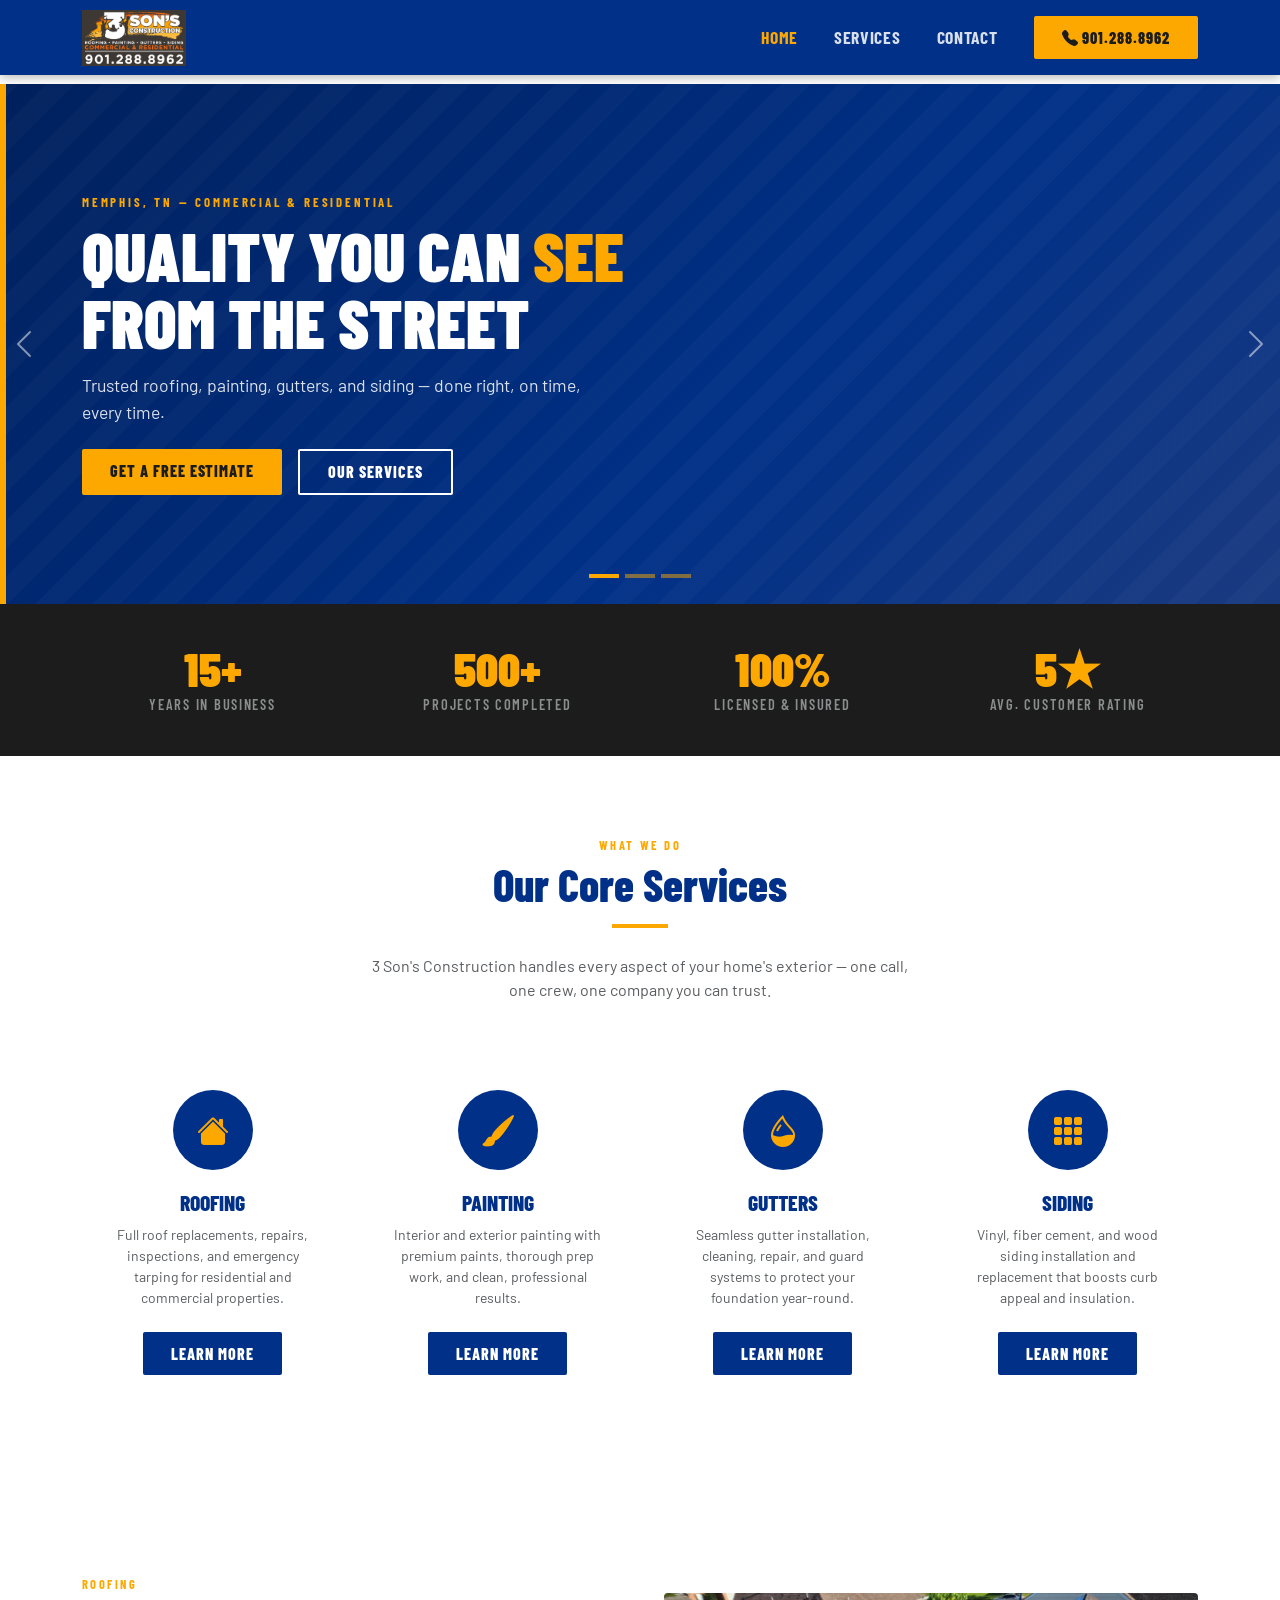
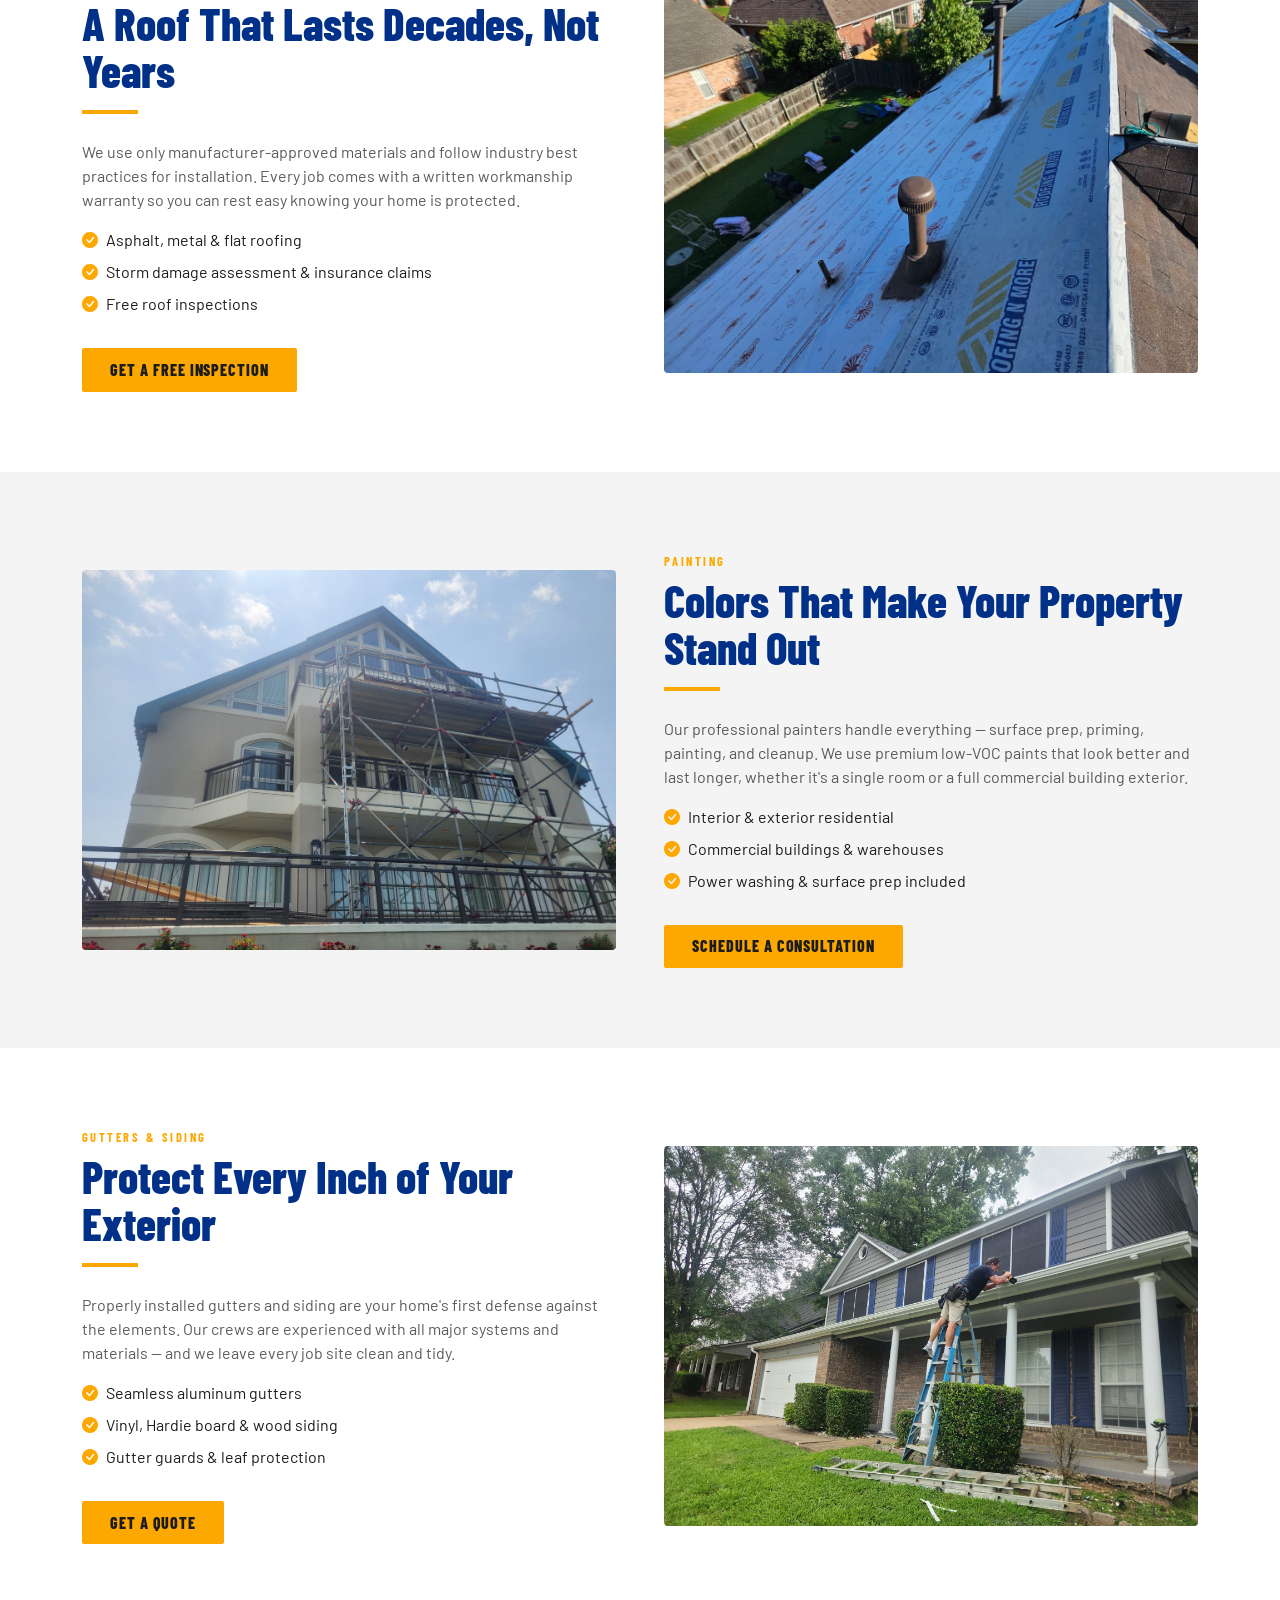
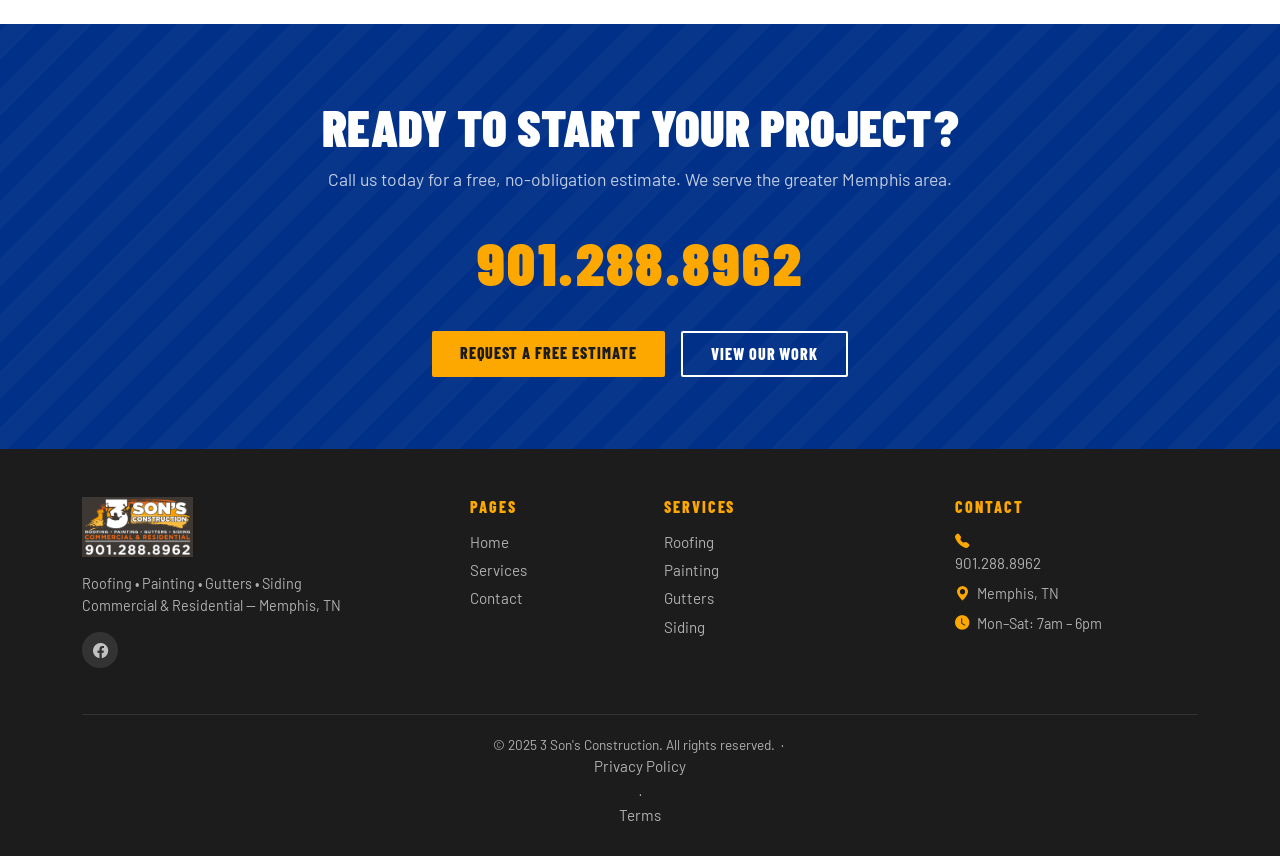
<file: index.html>
<!doctype html>
<html lang="en">
<head>
  <meta charset="utf-8" />
  <meta name="viewport" content="width=device-width, initial-scale=1" />
  <meta name="description" content="3 Son's Construction – Roofing, Painting, Gutters & Siding. Commercial & Residential. Memphis, TN. Call 901.288.8962." />
  <meta name="google-site-verification" content="XU1ksU9vm5Z8TkT2yoa5IhzQc3f5U5_Vub9pTzHlLxc" />
  <meta name="msvalidate.01" content="CFF3809C58C3EEF4CBAEB6ACA1B185CD" />
  <title>3 Son's Construction | Roofing · Painting · Gutters · Siding</title>
  <link href="docs/assets/dist/css/bootstrap.min.css" rel="stylesheet" />
  <link href="docs/assets/3sons-theme.css" rel="stylesheet" />
  <link rel="stylesheet" href="https://cdn.jsdelivr.net/npm/bootstrap-icons@1.11.3/font/bootstrap-icons.min.css" />

  <!-- json-ld -->
<script type="application/ld+json">
{
  "@context": "https://schema.org",
  "@type": "GeneralContractor",
  "name": "3 Son's Construction",
  "url": "https://www.3sonsconstructionco.com",
  "logo": "https://www.3sonsconstructionco.com/docs/assets/images/logo_3Sons.jpg",
  "image": "https://www.3sonsconstructionco.com/docs/assets/images/logo_3Sons.jpg",
  "description": "3 Son's Construction provides roofing, gutters, siding, painting, flooring, interior remodeling, concrete, stucco, water restoration, crawl space repair, Generac installation, and pool installation for residential and commercial properties in Memphis, TN.",
  "telephone": "+19012888962",
  "email": "matthew@3sonsconstructionco.com",
  "address": {
    "@type": "PostalAddress",
    "streetAddress": "12630 Coburn Rd",
    "addressLocality": "Eads",
    "addressRegion": "TN",
    "postalCode": "38028",
    "addressCountry": "US"
  },
  "geo": {
    "@type": "GeoCoordinates",
    "latitude": 35.1495,
    "longitude": -90.0490
  },
  "areaServed": {
    "@type": "GeoCircle",
    "geoMidpoint": {
      "@type": "GeoCoordinates",
      "latitude": 35.1495,
      "longitude": -90.0490
    },
    "geoRadius": "50000"
  },
  "openingHoursSpecification": [
    {
      "@type": "OpeningHoursSpecification",
      "dayOfWeek": ["Monday", "Tuesday", "Wednesday", "Thursday", "Friday"],
      "opens": "08:00",
      "closes": "17:00"
    }
  ],
  "sameAs": [
    "https://www.facebook.com/3sonsconstruction"
  ],
  "hasOfferCatalog": {
    "@type": "OfferCatalog",
    "name": "Construction Services",
    "itemListElement": [
      { "@type": "Offer", "itemOffered": { "@type": "Service", "name": "Roofing & Gutters" } },
      { "@type": "Offer", "itemOffered": { "@type": "Service", "name": "Siding" } },
      { "@type": "Offer", "itemOffered": { "@type": "Service", "name": "Exterior Painting" } },
      { "@type": "Offer", "itemOffered": { "@type": "Service", "name": "Interior Painting" } },
      { "@type": "Offer", "itemOffered": { "@type": "Service", "name": "Stucco" } },
      { "@type": "Offer", "itemOffered": { "@type": "Service", "name": "Concrete" } },
      { "@type": "Offer", "itemOffered": { "@type": "Service", "name": "Interior Remodel" } },
      { "@type": "Offer", "itemOffered": { "@type": "Service", "name": "Flooring" } },
      { "@type": "Offer", "itemOffered": { "@type": "Service", "name": "Custom Cabinets, Closets & Bookshelves" } },
      { "@type": "Offer", "itemOffered": { "@type": "Service", "name": "Water Restoration" } },
      { "@type": "Offer", "itemOffered": { "@type": "Service", "name": "Crawl Space Repair & Encapsulation" } },
      { "@type": "Offer", "itemOffered": { "@type": "Service", "name": "Generac Generator Installation" } },
      { "@type": "Offer", "itemOffered": { "@type": "Service", "name": "Pool Installation" } }
    ]
  }
}
</script>
</head>

<!-- Google tag (gtag.js) -->
<script async src="https://www.googletagmanager.com/gtag/js?id=G-ST19ZSHH6F"></script>
<script>
  window.dataLayer = window.dataLayer || [];
  function gtag(){dataLayer.push(arguments);}
  gtag('js', new Date());

  gtag('config', 'G-ST19ZSHH6F');
</script>

<body>

<nav class="navbar navbar-expand-md navbar-3sons fixed-top">
  <div class="container-xl">
    <a class="navbar-brand" href="index.html" style="color:white;">
      <img src="docs/assets/images/logo_3Sons.jpg" alt="3 Son's Construction" />
       <!-- 3 Son's Construction -->
    </a>
    <button class="navbar-toggler" type="button" data-bs-toggle="collapse" data-bs-target="#mainNav" aria-controls="mainNav" aria-expanded="false" aria-label="Toggle navigation">
      <span class="navbar-toggler-icon"></span>
    </button>
    <div class="collapse navbar-collapse" id="mainNav">
      <ul class="navbar-nav ms-auto mb-2 mb-md-0 align-items-md-center gap-md-1">
        <li class="nav-item"><a class="nav-link active" href="index.html">Home</a></li>
        <li class="nav-item"><a class="nav-link" href="Services.html">Services</a></li>
        <li class="nav-item"><a class="nav-link" href="Contact.html">Contact</a></li>
        <li class="nav-item ms-md-3"><a class="btn btn-brand" href="tel:9012888962"><i class="bi bi-telephone-fill me-1"></i>901.288.8962</a></li>
      </ul>
    </div>
  </div>
</nav>
<div class="nav-accent-bar"></div>
<div style="height:80px;"></div>

<!-- HERO CAROUSEL -->
<div id="heroCarousel" class="carousel slide" data-bs-ride="carousel" data-bs-interval="5500">
  <div class="carousel-indicators">
    <button type="button" data-bs-target="#heroCarousel" data-bs-slide-to="0" class="active" aria-current="true" aria-label="Slide 1"></button>
    <button type="button" data-bs-target="#heroCarousel" data-bs-slide-to="1" aria-label="Slide 2"></button>
    <button type="button" data-bs-target="#heroCarousel" data-bs-slide-to="2" aria-label="Slide 3"></button>
  </div>
  <div class="carousel-inner">
    <div class="carousel-item active">
      <div class="hero-slide hero-slide-1">
        <div class="container">
          <div class="hero-content col-lg-7">
            <span class="hero-eyebrow">Memphis, TN — Commercial &amp; Residential</span>
            <h1 class="hero-title">Quality You Can <span>See</span> From the Street</h1>
            <p class="hero-body">Trusted roofing, painting, gutters, and siding — done right, on time, every time.</p>
            <div class="d-flex flex-wrap gap-3">
              <a href="Contact.html" class="btn btn-brand btn-lg">Get a Free Estimate</a>
              <a href="Services.html" class="btn btn-brand-outline btn-lg">Our Services</a>
            </div>
          </div>
        </div>
      </div>
    </div>
    <div class="carousel-item">
      <div class="hero-slide hero-slide-2">
        <div class="container">
          <div class="hero-content col-lg-7">
            <span class="hero-eyebrow">Roofing Specialists</span>
            <h1 class="hero-title">Protecting <span>Homes &amp;</span> Businesses</h1>
            <p class="hero-body">From minor repairs to complete replacements, our roofing crews deliver lasting results backed by our workmanship guarantee.</p>
            <div class="d-flex flex-wrap gap-3">
              <a href="Contact.html" class="btn btn-brand btn-lg">Request a Quote</a>
              <a href="Services.html" class="btn btn-brand-outline btn-lg">View Projects</a>
            </div>
          </div>
        </div>
      </div>
    </div>
    <div class="carousel-item">
      <div class="hero-slide hero-slide-3">
        <div class="container">
          <div class="hero-content col-lg-7">
            <span class="hero-eyebrow">Interior &amp; Exterior Painting</span>
            <h1 class="hero-title">A Fresh Coat <span>Changes</span> Everything</h1>
            <p class="hero-body">Professional painters, premium materials, flawless finishes. We prep, paint, and clean up — so you don't have to lift a finger.</p>
            <div class="d-flex flex-wrap gap-3">
              <a href="Contact.html" class="btn btn-brand btn-lg">Get a Free Estimate</a>
              <a href="Services.html" class="btn btn-brand-outline btn-lg">Our Work</a>
            </div>
          </div>
        </div>
      </div>
    </div>
  </div>
  <button class="carousel-control-prev" type="button" data-bs-target="#heroCarousel" data-bs-slide="prev"><span class="carousel-control-prev-icon"></span><span class="visually-hidden">Previous</span></button>
  <button class="carousel-control-next" type="button" data-bs-target="#heroCarousel" data-bs-slide="next"><span class="carousel-control-next-icon"></span><span class="visually-hidden">Next</span></button>
</div>

<!-- STATS BAR -->
<div class="stats-bar">
  <div class="container">
    <div class="row g-4 text-center">
      <div class="col-6 col-md-3 stat-item"><span class="stat-number">15+</span><span class="stat-label">Years in Business</span></div>
      <div class="col-6 col-md-3 stat-item"><span class="stat-number">500+</span><span class="stat-label">Projects Completed</span></div>
      <div class="col-6 col-md-3 stat-item"><span class="stat-number">100%</span><span class="stat-label">Licensed &amp; Insured</span></div>
      <div class="col-6 col-md-3 stat-item"><span class="stat-number">5&#9733;</span><span class="stat-label">Avg. Customer Rating</span></div>
    </div>
  </div>
</div>

<!-- SERVICES OVERVIEW -->
<section style="padding:5rem 0;">
  <div class="container">
    <div class="text-center mb-5">
      <span class="section-eyebrow">What We Do</span>
      <h2 class="section-title">Our Core Services</h2>
      <div class="section-divider mx-auto"></div>
      <p class="text-muted mx-auto" style="max-width:560px;">3 Son's Construction handles every aspect of your home's exterior — one call, one crew, one company you can trust.</p>
    </div>
    <div class="row g-4">
      <div class="col-sm-6 col-lg-3">
        <div class="service-icon-block">
          <div class="service-icon"><i class="bi bi-house-fill"></i></div>
          <h3>Roofing</h3>
          <p class="text-muted small">Full roof replacements, repairs, inspections, and emergency tarping for residential and commercial properties.</p>
          <a href="Services.html" class="btn btn-brand-blue btn-sm mt-2">Learn More</a>
        </div>
      </div>
      <div class="col-sm-6 col-lg-3">
        <div class="service-icon-block">
          <div class="service-icon"><i class="bi bi-brush-fill"></i></div>
          <h3>Painting</h3>
          <p class="text-muted small">Interior and exterior painting with premium paints, thorough prep work, and clean, professional results.</p>
          <a href="Services.html" class="btn btn-brand-blue btn-sm mt-2">Learn More</a>
        </div>
      </div>
      <div class="col-sm-6 col-lg-3">
        <div class="service-icon-block">
          <div class="service-icon"><i class="bi bi-droplet-half"></i></div>
          <h3>Gutters</h3>
          <p class="text-muted small">Seamless gutter installation, cleaning, repair, and guard systems to protect your foundation year-round.</p>
          <a href="Services.html" class="btn btn-brand-blue btn-sm mt-2">Learn More</a>
        </div>
      </div>
      <div class="col-sm-6 col-lg-3">
        <div class="service-icon-block">
          <div class="service-icon"><i class="bi bi-grid-3x3-gap-fill"></i></div>
          <h3>Siding</h3>
          <p class="text-muted small">Vinyl, fiber cement, and wood siding installation and replacement that boosts curb appeal and insulation.</p>
          <a href="Services.html" class="btn btn-brand-blue btn-sm mt-2">Learn More</a>
        </div>
      </div>
    </div>
  </div>
</section>

<!-- FEATURETTE 1 -->
<section class="featurette-section">
  <div class="container">
    <div class="row align-items-center g-5">
      <div class="col-md-6">
        <span class="section-eyebrow">Roofing</span>
        <h2 class="section-title">A Roof That Lasts Decades, Not Years</h2>
        <div class="section-divider"></div>
        <p class="text-muted">We use only manufacturer-approved materials and follow industry best practices for installation. Every job comes with a written workmanship warranty so you can rest easy knowing your home is protected.</p>
        <ul class="list-unstyled mt-3">
          <li class="mb-2"><i class="bi bi-check-circle-fill text-brand-orange me-2"></i>Asphalt, metal &amp; flat roofing</li>
          <li class="mb-2"><i class="bi bi-check-circle-fill text-brand-orange me-2"></i>Storm damage assessment &amp; insurance claims</li>
          <li class="mb-2"><i class="bi bi-check-circle-fill text-brand-orange me-2"></i>Free roof inspections</li>
        </ul>
        <a href="Contact.html" class="btn btn-brand mt-3">Get a Free Inspection</a>
      </div>
      <div class="col-md-6">
        <img src="docs/assets/images/3sons_index_roofing.jpg"
             alt="Residential roof replacement in progress — new underlayment installed"
             class="featurette-img" />
             <!-- style="width:100%; height:380px; object-fit:cover; border-radius:4px; display:block;" -->
      </div>
    </div>
  </div>
</section>

<!-- FEATURETTE 2 -->
<section class="featurette-section">
  <div class="container">
    <div class="row align-items-center g-5">
      <div class="col-md-6 order-md-2">
        <span class="section-eyebrow">Painting</span>
        <h2 class="section-title">Colors That Make Your Property Stand Out</h2>
        <div class="section-divider"></div>
        <p class="text-muted">Our professional painters handle everything — surface prep, priming, painting, and cleanup. We use premium low-VOC paints that look better and last longer, whether it's a single room or a full commercial building exterior.</p>
        <ul class="list-unstyled mt-3">
          <li class="mb-2"><i class="bi bi-check-circle-fill text-brand-orange me-2"></i>Interior &amp; exterior residential</li>
          <li class="mb-2"><i class="bi bi-check-circle-fill text-brand-orange me-2"></i>Commercial buildings &amp; warehouses</li>
          <li class="mb-2"><i class="bi bi-check-circle-fill text-brand-orange me-2"></i>Power washing &amp; surface prep included</li>
        </ul>
        <a href="Contact.html" class="btn btn-brand mt-3">Schedule a Consultation</a>
      </div>
      <div class="col-md-6 order-md-1">
        <img src="docs/assets/images/3sons_index_painting.jpg"
             alt="Large residential exterior painting project with scaffolding"
             class="featurette-img" />
             <!-- style="width:100%; height:380px; object-fit:cover; border-radius:4px; display:block;" -->
      </div>
    </div>
  </div>
</section>

<!-- FEATURETTE 3 -->
<section class="featurette-section">
  <div class="container">
    <div class="row align-items-center g-5">
      <div class="col-md-6">
        <span class="section-eyebrow">Gutters &amp; Siding</span>
        <h2 class="section-title">Protect Every Inch of Your Exterior</h2>
        <div class="section-divider"></div>
        <p class="text-muted">Properly installed gutters and siding are your home's first defense against the elements. Our crews are experienced with all major systems and materials — and we leave every job site clean and tidy.</p>
        <ul class="list-unstyled mt-3">
          <li class="mb-2"><i class="bi bi-check-circle-fill text-brand-orange me-2"></i>Seamless aluminum gutters</li>
          <li class="mb-2"><i class="bi bi-check-circle-fill text-brand-orange me-2"></i>Vinyl, Hardie board &amp; wood siding</li>
          <li class="mb-2"><i class="bi bi-check-circle-fill text-brand-orange me-2"></i>Gutter guards &amp; leaf protection</li>
        </ul>
        <a href="Contact.html" class="btn btn-brand mt-3">Get a Quote</a>
      </div>
      <div class="col-md-6">
        <img src="docs/assets/images/3sons_index_guttersSiding.jpg"
             alt="Gutters and siding installation on a residential home"
             class="featurette-img" />
             <!-- style="width:100%; height:380px; object-fit:cover; border-radius:4px; display:block;" -->
      </div>
    </div>
  </div>
</section>

<!-- CTA BAND -->
<section class="cta-band text-center">
  <div class="container position-relative">
    <h2 class="mb-2">Ready to Start Your Project?</h2>
    <p class="text-white opacity-75 mb-4" style="font-size:1.1rem;">Call us today for a free, no-obligation estimate. We serve the greater Memphis area.</p>
    <a href="tel:9012888962" class="phone-number d-block mb-4">901.288.8962</a>
    <div class="d-flex flex-wrap justify-content-center gap-3">
      <a href="Contact.html" class="btn btn-brand btn-lg">Request a Free Estimate</a>
      <a href="Services.html" class="btn btn-brand-outline btn-lg">View Our Work</a>
    </div>
  </div>
</section>

<!-- FOOTER -->
<footer class="site-footer">
  <div class="container">
    <div class="row g-5">
      <div class="col-md-4">
        <div class="footer-logo"><img src="docs/assets/images/logo_3Sons.jpg" alt="3 Son's Construction" /></div>
        <p style="font-size:.9rem;">Roofing &bull; Painting &bull; Gutters &bull; Siding<br>Commercial &amp; Residential &mdash; Memphis, TN</p>
        <div class="mt-3">
          <a href="https://www.facebook.com/profile.php?id=100064043766852" class="social-icon"><i class="bi bi-facebook"></i></a>
        </div>
      </div>
      <div class="col-6 col-md-2">
        <h5>Pages</h5>
        <a href="index.html">Home</a>
        <a href="Services.html">Services</a>
        <a href="Contact.html">Contact</a>
      </div>
      <div class="col-6 col-md-3">
        <h5>Services</h5>
        <a href="Services.html">Roofing</a>
        <a href="Services.html">Painting</a>
        <a href="Services.html">Gutters</a>
        <a href="Services.html">Siding</a>
      </div>
      <div class="col-md-3">
        <h5>Contact</h5>
        <p class="mb-2" style="font-size:.9rem;"><i class="bi bi-telephone-fill text-brand-orange me-2"></i><a href="tel:9012888962">901.288.8962</a></p>
        <p class="mb-2" style="font-size:.9rem;"><i class="bi bi-geo-alt-fill text-brand-orange me-2"></i>Memphis, TN</p>
        <p class="mb-0" style="font-size:.9rem;"><i class="bi bi-clock-fill text-brand-orange me-2"></i>Mon&ndash;Sat: 7am &ndash; 6pm</p>
      </div>
    </div>
    <div class="footer-bottom">
      <p class="mb-0">&copy; 2025 3 Son's Construction. All rights reserved. &nbsp;&middot;&nbsp; <a href="#">Privacy Policy</a> &nbsp;&middot;&nbsp; <a href="#">Terms</a></p>
    </div>
  </div>
</footer>

<script src="docs/assets/dist/js/bootstrap.bundle.min.js"></script>
</body>
</html>
</file>
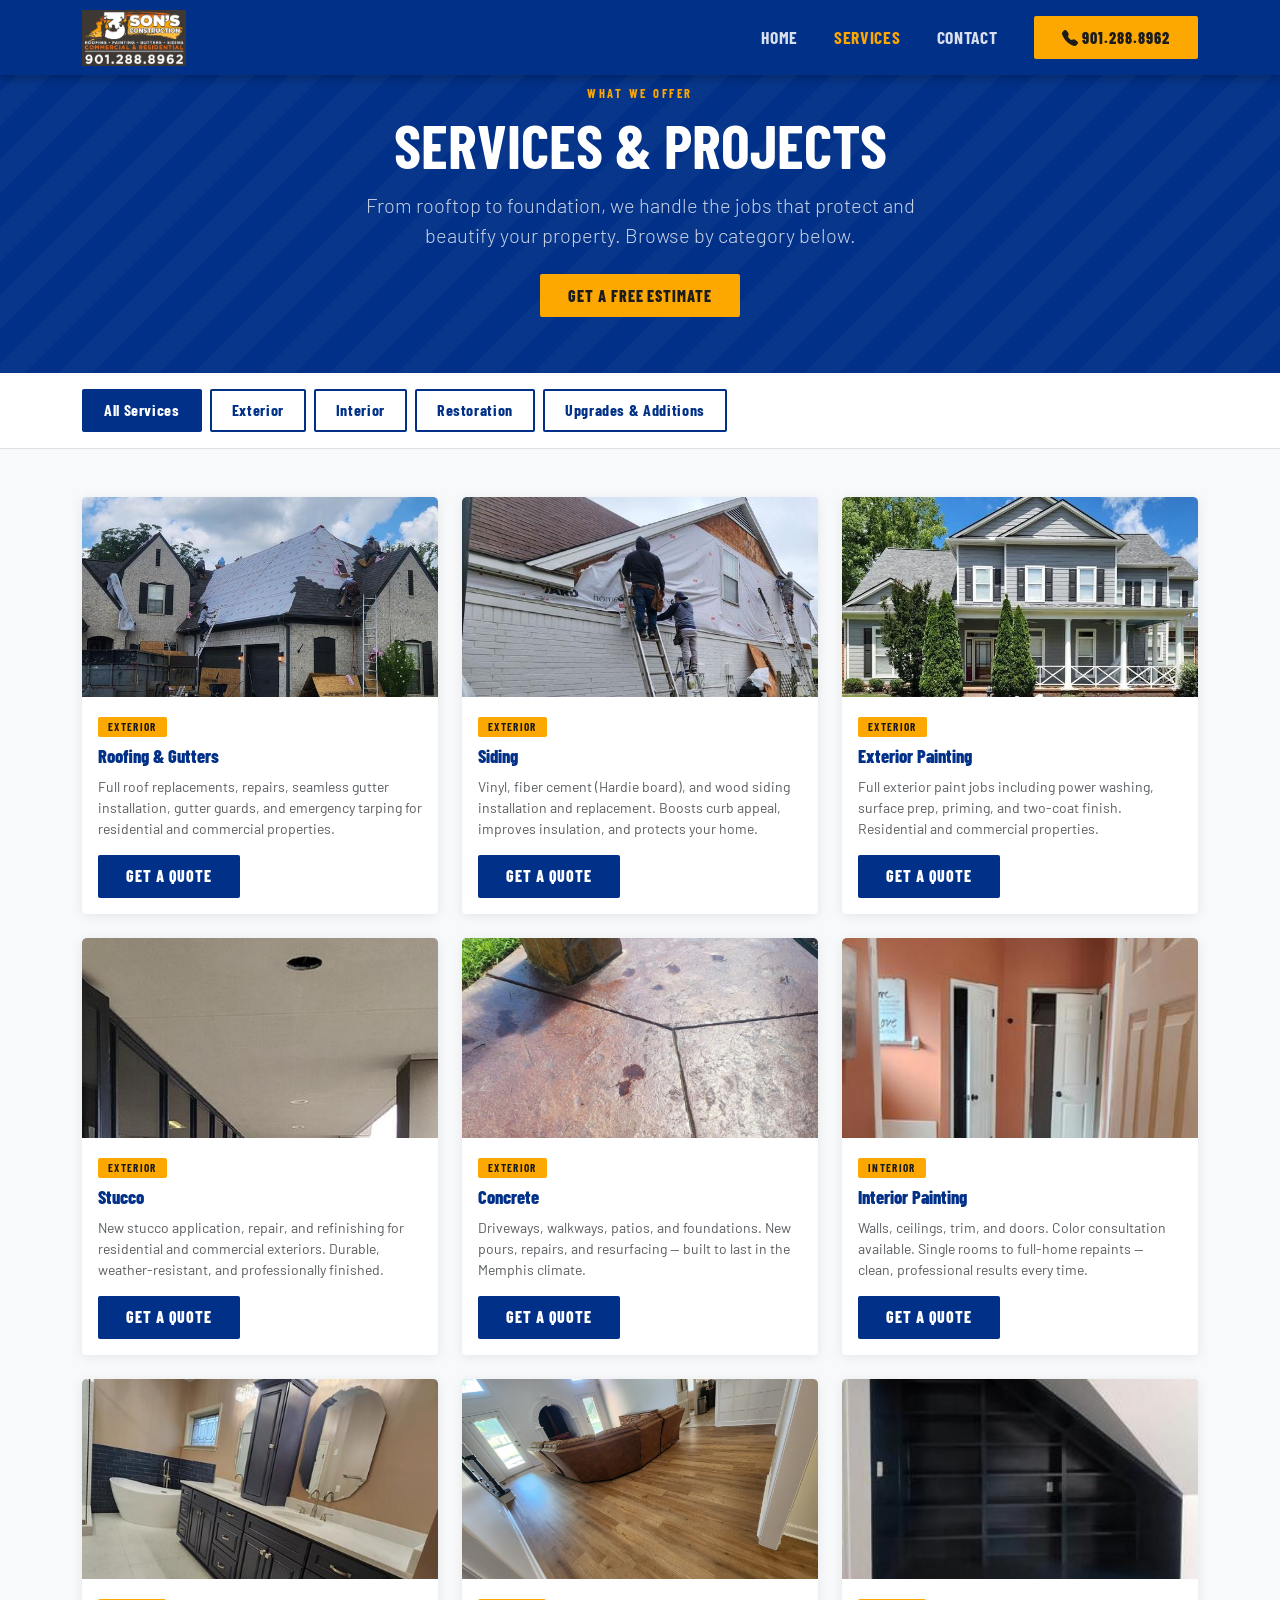
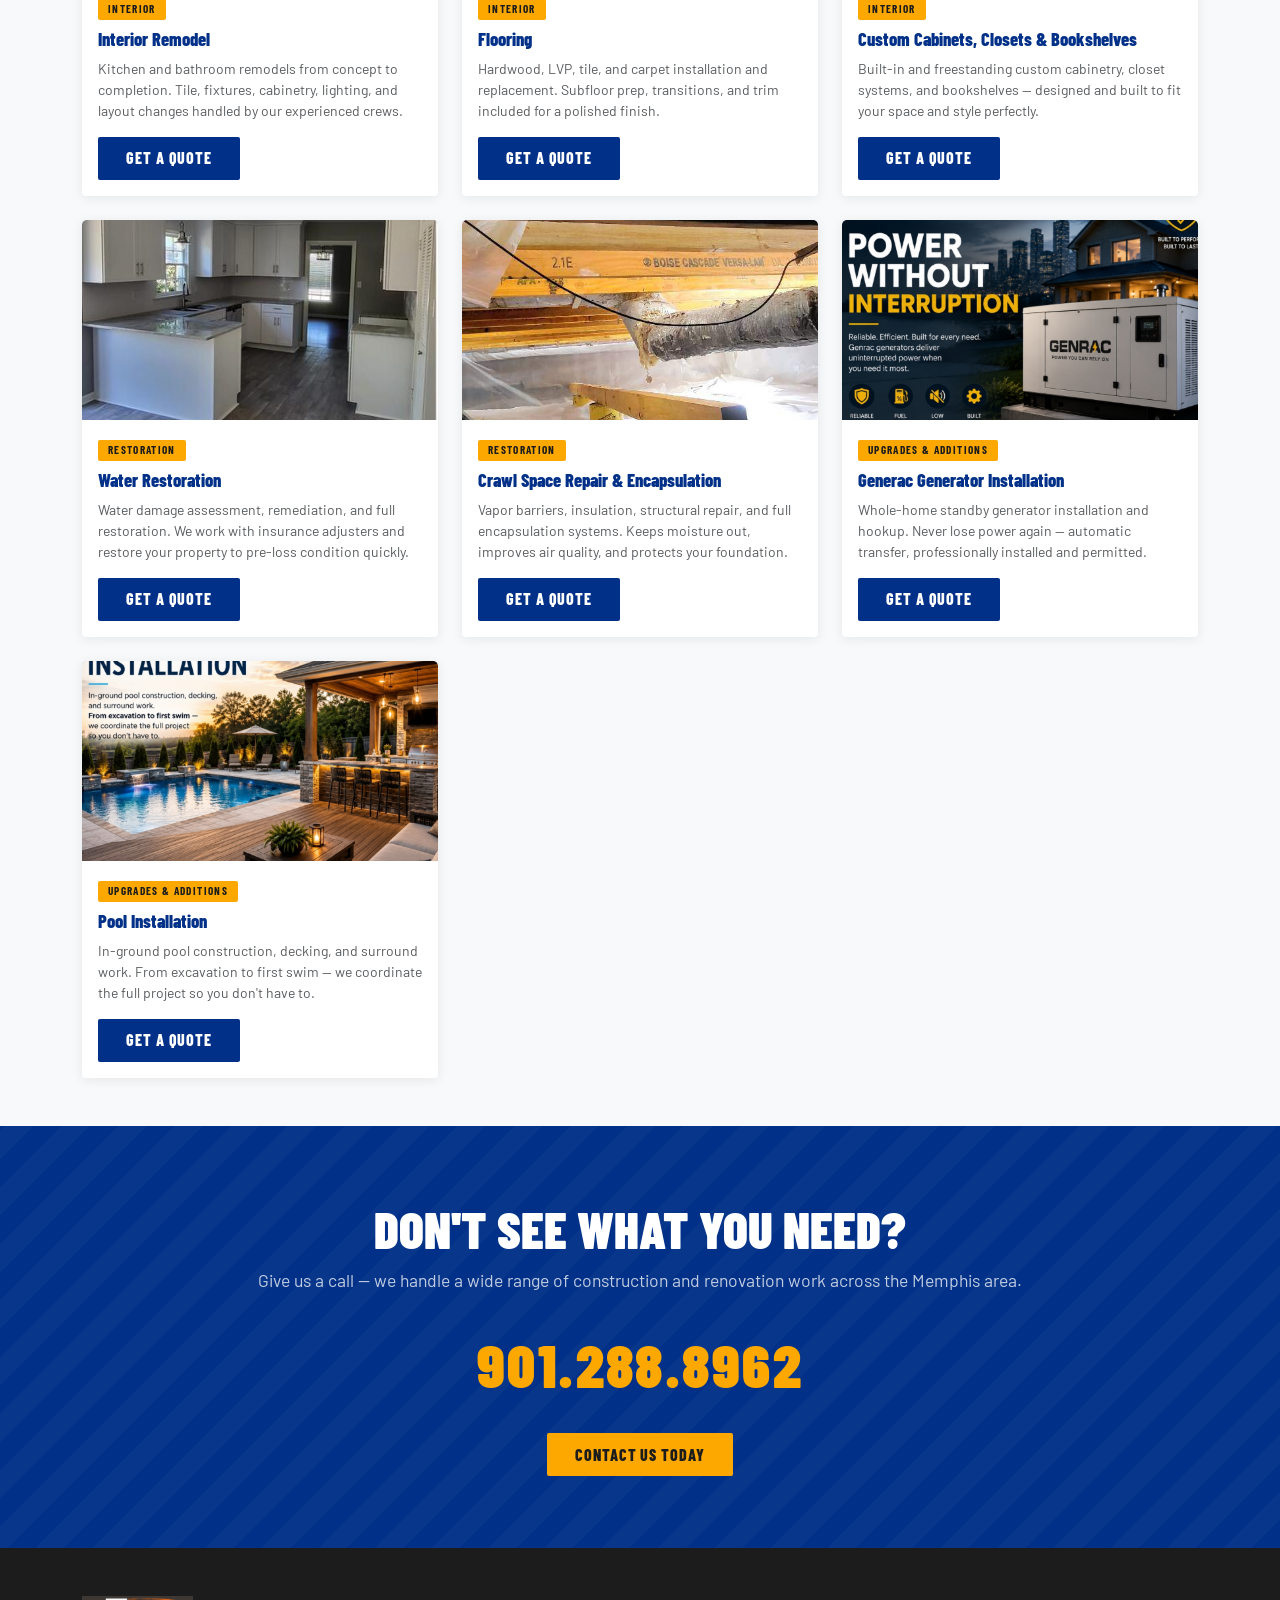
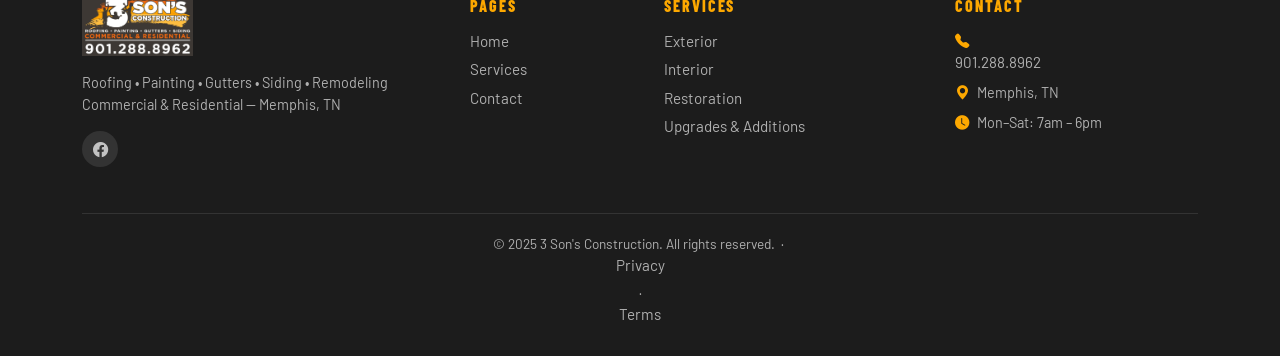
<file: Services.html>
<!doctype html>
<html lang="en">
<head>
  <meta charset="utf-8" />
  <meta name="viewport" content="width=device-width, initial-scale=1" />
  <meta name="description" content="3 Son's Construction Services — Roofing, Painting, Gutters, Siding, Remodeling & more in Memphis, TN." />
  <title>Services &amp; Projects | 3 Son's Construction</title>
  <link href="docs/assets/dist/css/bootstrap.min.css" rel="stylesheet" />
  <link href="docs/assets/3sons-theme.css" rel="stylesheet" />
  <link rel="stylesheet" href="https://cdn.jsdelivr.net/npm/bootstrap-icons@1.11.3/font/bootstrap-icons.min.css" />
  <!-- json-ld -->
<script type="application/ld+json">
{
  "@context": "https://schema.org",
  "@type": "GeneralContractor",
  "name": "3 Son's Construction",
  "url": "https://www.3sonsconstructionco.com",
  "logo": "https://www.3sonsconstructionco.com/docs/assets/images/logo_3Sons.jpg",
  "image": "https://www.3sonsconstructionco.com/docs/assets/images/logo_3Sons.jpg",
  "description": "3 Son's Construction provides roofing, gutters, siding, painting, flooring, interior remodeling, concrete, stucco, water restoration, crawl space repair, Generac installation, and pool installation for residential and commercial properties in Memphis, TN.",
  "telephone": "+19012888962",
  "email": "matthew@3sonsconstructionco.com",
  "address": {
    "@type": "PostalAddress",
    "streetAddress": "12630 Coburn Rd",
    "addressLocality": "Eads",
    "addressRegion": "TN",
    "postalCode": "38028",
    "addressCountry": "US"
  },
  "geo": {
    "@type": "GeoCoordinates",
    "latitude": 35.1495,
    "longitude": -90.0490
  },
  "areaServed": {
    "@type": "GeoCircle",
    "geoMidpoint": {
      "@type": "GeoCoordinates",
      "latitude": 35.1495,
      "longitude": -90.0490
    },
    "geoRadius": "50000"
  },
  "openingHoursSpecification": [
    {
      "@type": "OpeningHoursSpecification",
      "dayOfWeek": ["Monday", "Tuesday", "Wednesday", "Thursday", "Friday"],
      "opens": "08:00",
      "closes": "17:00"
    }
  ],
  "sameAs": [
    "https://www.facebook.com/3sonsconstruction"
  ],
  "hasOfferCatalog": {
    "@type": "OfferCatalog",
    "name": "Construction Services",
    "itemListElement": [
      { "@type": "Offer", "itemOffered": { "@type": "Service", "name": "Roofing & Gutters" } },
      { "@type": "Offer", "itemOffered": { "@type": "Service", "name": "Siding" } },
      { "@type": "Offer", "itemOffered": { "@type": "Service", "name": "Exterior Painting" } },
      { "@type": "Offer", "itemOffered": { "@type": "Service", "name": "Interior Painting" } },
      { "@type": "Offer", "itemOffered": { "@type": "Service", "name": "Stucco" } },
      { "@type": "Offer", "itemOffered": { "@type": "Service", "name": "Concrete" } },
      { "@type": "Offer", "itemOffered": { "@type": "Service", "name": "Interior Remodel" } },
      { "@type": "Offer", "itemOffered": { "@type": "Service", "name": "Flooring" } },
      { "@type": "Offer", "itemOffered": { "@type": "Service", "name": "Custom Cabinets, Closets & Bookshelves" } },
      { "@type": "Offer", "itemOffered": { "@type": "Service", "name": "Water Restoration" } },
      { "@type": "Offer", "itemOffered": { "@type": "Service", "name": "Crawl Space Repair & Encapsulation" } },
      { "@type": "Offer", "itemOffered": { "@type": "Service", "name": "Generac Generator Installation" } },
      { "@type": "Offer", "itemOffered": { "@type": "Service", "name": "Pool Installation" } }
    ]
  }
}
</script>
</head>

<!-- Google tag (gtag.js) -->
<script async src="https://www.googletagmanager.com/gtag/js?id=G-ST19ZSHH6F"></script>
<script>
  window.dataLayer = window.dataLayer || [];
  function gtag(){dataLayer.push(arguments);}
  gtag('js', new Date());

  gtag('config', 'G-ST19ZSHH6F');
</script>

<body>

<nav class="navbar navbar-expand-md navbar-3sons fixed-top">
  <div class="container-xl">
    <a class="navbar-brand" href="index.html">
      <img src="docs/assets/images/logo_3Sons.jpg" alt="3 Son's Construction" />
    </a>
    <button class="navbar-toggler" type="button" data-bs-toggle="collapse" data-bs-target="#mainNav" aria-controls="mainNav" aria-expanded="false" aria-label="Toggle navigation">
      <span class="navbar-toggler-icon"></span>
    </button>
    <div class="collapse navbar-collapse" id="mainNav">
      <ul class="navbar-nav ms-auto mb-2 mb-md-0 align-items-md-center gap-md-1">
        <li class="nav-item"><a class="nav-link" href="index.html">Home</a></li>
        <li class="nav-item"><a class="nav-link active" href="Services.html">Services</a></li>
        <li class="nav-item"><a class="nav-link" href="Contact.html">Contact</a></li>
        <li class="nav-item ms-md-3"><a class="btn btn-brand" href="tel:9012888962"><i class="bi bi-telephone-fill me-1"></i>901.288.8962</a></li>
      </ul>
    </div>
  </div>
</nav>
<div class="nav-accent-bar"></div>

<!-- SERVICES HERO -->
<header class="services-hero page-top-spacer">
  <div class="container position-relative text-center text-white">
    <span class="section-eyebrow" style="color:var(--brand-orange);">What We Offer</span>
    <h1>Services &amp; Projects</h1>
    <p class="lead mx-auto" style="max-width:600px;">From rooftop to foundation, we handle the jobs that protect and beautify your property. Browse by category below.</p>
    <div class="d-flex flex-wrap justify-content-center gap-3 mt-4">
      <a href="Contact.html" class="btn btn-brand btn-lg">Get a Free Estimate</a>
    </div>
  </div>
</header>

<!-- FILTER TABS -->
<div class="bg-white border-bottom sticky-top" style="top:84px;z-index:100;">
  <div class="container">
    <ul class="nav py-3 gap-2 flex-nowrap overflow-auto" id="serviceTabs">
      <li class="nav-item">
        <button class="svc-btn svc-btn--active" data-filter="all">All Services</button>
      </li>
      <li class="nav-item">
        <button class="svc-btn" data-filter="exterior">Exterior</button>
      </li>
      <li class="nav-item">
        <button class="svc-btn" data-filter="interior">Interior</button>
      </li>
      <li class="nav-item">
        <button class="svc-btn" data-filter="restoration">Restoration</button>
      </li>
      <li class="nav-item">
        <button class="svc-btn" data-filter="upgrades">Upgrades &amp; Additions</button>
      </li>
    </ul>
  </div>
</div>

<!-- SERVICE CARDS -->
<div class="album py-5 bg-body-tertiary">
  <div class="container">
    <div class="row row-cols-1 row-cols-sm-2 row-cols-md-3 g-4" id="serviceGrid">

      <!-- EXTERIOR -->
      <div class="col" data-category="exterior">
        <div class="card project-card h-100">
          <div class="card-img-placeholder">
            <img src="docs/assets/images/3sons_svcs_roofGutters.jpg" alt="Roofing & Gutters" class="card-img-top" />
            <!-- <i class="bi bi-house-fill" style="font-size:3rem;color:var(--brand-blue);opacity:.25;"></i> -->
          </div>
          <div class="card-body">
            <span class="card-badge">Exterior</span>
            <h5 class="card-title">Roofing &amp; Gutters</h5>
            <p class="card-text text-muted small">Full roof replacements, repairs, seamless gutter installation, gutter guards, and emergency tarping for residential and commercial properties.</p>
            <a href="Contact.html" class="btn btn-brand-blue btn-sm">Get a Quote</a>
          </div>
        </div>
      </div>

      <div class="col" data-category="exterior">
        <div class="card project-card h-100">
          <div class="card-img-placeholder">
            <!-- <i class="bi bi-grid-3x3-gap-fill" style="font-size:3rem;color:var(--brand-blue);opacity:.25;"></i> -->
            <img src="docs/assets/images/3sons_svcs_siding.jpg" alt="Siding" class="card-img-top" />
          </div>
          <div class="card-body">
            <span class="card-badge">Exterior</span>
            <h5 class="card-title">Siding</h5>
            <p class="card-text text-muted small">Vinyl, fiber cement (Hardie board), and wood siding installation and replacement. Boosts curb appeal, improves insulation, and protects your home.</p>
            <a href="Contact.html" class="btn btn-brand-blue btn-sm">Get a Quote</a>
          </div>
        </div>
      </div>

      <div class="col" data-category="exterior">
        <div class="card project-card h-100">
          <div class="card-img-placeholder">
            <!-- <i class="bi bi-brush-fill" style="font-size:3rem;color:var(--brand-blue);opacity:.25;"></i> -->
             <img src="docs/assets/images/3sons_svcs_extPaint.jpg" alt="Exterior Painting" class="card-img-top" />
          </div>
          <div class="card-body">
            <span class="card-badge">Exterior</span>
            <h5 class="card-title">Exterior Painting</h5>
            <p class="card-text text-muted small">Full exterior paint jobs including power washing, surface prep, priming, and two-coat finish. Residential and commercial properties.</p>
            <a href="Contact.html" class="btn btn-brand-blue btn-sm">Get a Quote</a>
          </div>
        </div>
      </div>

      <div class="col" data-category="exterior">
        <div class="card project-card h-100">
          <div class="card-img-placeholder">
            <!-- <i class="bi bi-bricks" style="font-size:3rem;color:var(--brand-blue);opacity:.25;"></i> -->
            <img src="docs/assets/images/3sons_svcs_stucco.jpg" alt="Stucco" class="card-img-top" />
          </div>
          <div class="card-body">
            <span class="card-badge">Exterior</span>
            <h5 class="card-title">Stucco</h5>
            <p class="card-text text-muted small">New stucco application, repair, and refinishing for residential and commercial exteriors. Durable, weather-resistant, and professionally finished.</p>
            <a href="Contact.html" class="btn btn-brand-blue btn-sm">Get a Quote</a>
          </div>
        </div>
      </div>

      <div class="col" data-category="exterior">
        <div class="card project-card h-100">
          <div class="card-img-placeholder">
            <!-- <i class="bi bi-back" style="font-size:3rem;color:var(--brand-blue);opacity:.25;"></i> -->
            <img src="docs/assets/images/3sons_svcs_concrete.jpg" alt="Concrete" class="card-img-top" />
          </div>
          <div class="card-body">
            <span class="card-badge">Exterior</span>
            <h5 class="card-title">Concrete</h5>
            <p class="card-text text-muted small">Driveways, walkways, patios, and foundations. New pours, repairs, and resurfacing — built to last in the Memphis climate.</p>
            <a href="Contact.html" class="btn btn-brand-blue btn-sm">Get a Quote</a>
          </div>
        </div>
      </div>

      <!-- INTERIOR -->
      <div class="col" data-category="interior">
        <div class="card project-card h-100">
          <div class="card-img-placeholder">
            <!-- <i class="bi bi-door-open-fill" style="font-size:3rem;color:var(--brand-blue);opacity:.25;"></i> -->
            <img src="docs/assets/images/3sons_svcs_intPainting.jpg" alt="Interior Painting" class="card-img-top" />
          </div>
          <div class="card-body">
            <span class="card-badge">Interior</span>
            <h5 class="card-title">Interior Painting</h5>
            <p class="card-text text-muted small">Walls, ceilings, trim, and doors. Color consultation available. Single rooms to full-home repaints — clean, professional results every time.</p>
            <a href="Contact.html" class="btn btn-brand-blue btn-sm">Get a Quote</a>
          </div>
        </div>
      </div>

      <div class="col" data-category="interior">
        <div class="card project-card h-100">
          <div class="card-img-placeholder">
            <!-- <i class="bi bi-house-heart-fill" style="font-size:3rem;color:var(--brand-blue);opacity:.25;"></i> -->
            <img src="docs/assets/images/3sons_svcs_intRemodel.jpg" alt="Interior Remodel" class="card-img-top" />
          </div>
          <div class="card-body">
            <span class="card-badge">Interior</span>
            <h5 class="card-title">Interior Remodel</h5>
            <p class="card-text text-muted small">Kitchen and bathroom remodels from concept to completion. Tile, fixtures, cabinetry, lighting, and layout changes handled by our experienced crews.</p>
            <a href="Contact.html" class="btn btn-brand-blue btn-sm">Get a Quote</a>
          </div>
        </div>
      </div>

      <div class="col" data-category="interior">
        <div class="card project-card h-100">
          <div class="card-img-placeholder">
            <!-- <i class="bi bi-layout-three-columns" style="font-size:3rem;color:var(--brand-blue);opacity:.25;"></i> -->
            <img src="docs/assets/images/3sons_svcs_flooring.jpg" alt="Flooring" class="card-img-top" />
          </div>
          <div class="card-body">
            <span class="card-badge">Interior</span>
            <h5 class="card-title">Flooring</h5>
            <p class="card-text text-muted small">Hardwood, LVP, tile, and carpet installation and replacement. Subfloor prep, transitions, and trim included for a polished finish.</p>
            <a href="Contact.html" class="btn btn-brand-blue btn-sm">Get a Quote</a>
          </div>
        </div>
      </div>

      <div class="col" data-category="interior">
        <div class="card project-card h-100">
          <div class="card-img-placeholder">
            <!-- <i class="bi bi-box-seam-fill" style="font-size:3rem;color:var(--brand-blue);opacity:.25;"></i> -->
            <img src="docs/assets/images/3sons_svcs_cabinetsShelving.jpg" alt="Custom Cabinets, Closets &amp; Bookshelves" class="card-img-top" />
          </div>
          <div class="card-body">
            <span class="card-badge">Interior</span>
            <h5 class="card-title">Custom Cabinets, Closets &amp; Bookshelves</h5>
            <p class="card-text text-muted small">Built-in and freestanding custom cabinetry, closet systems, and bookshelves — designed and built to fit your space and style perfectly.</p>
            <a href="Contact.html" class="btn btn-brand-blue btn-sm">Get a Quote</a>
          </div>
        </div>
      </div>

      <!-- RESTORATION -->
      <div class="col" data-category="restoration">
        <div class="card project-card h-100">
          <div class="card-img-placeholder">
            <!-- <i class="bi bi-droplet-fill" style="font-size:3rem;color:var(--brand-blue);opacity:.25;"></i> -->
            <img src="docs/assets/images/3sons_svcs_waterrestore.jpg" alt="Water Restoration" class="card-img-top" />
          </div>
          <div class="card-body">
            <span class="card-badge">Restoration</span>
            <h5 class="card-title">Water Restoration</h5>
            <p class="card-text text-muted small">Water damage assessment, remediation, and full restoration. We work with insurance adjusters and restore your property to pre-loss condition quickly.</p>
            <a href="Contact.html" class="btn btn-brand-blue btn-sm">Get a Quote</a>
          </div>
        </div>
      </div>

      <div class="col" data-category="restoration">
        <div class="card project-card h-100">
          <div class="card-img-placeholder">
            <!-- <i class="bi bi-moisture" style="font-size:3rem;color:var(--brand-blue);opacity:.25;"></i> -->
            <img src="docs/assets/images/3sons_svcs_crawlspace.jpg" alt="Crawl Space Repair &amp; Encapsulation" class="card-img-top" />
          </div>
          <div class="card-body">
            <span class="card-badge">Restoration</span>
            <h5 class="card-title">Crawl Space Repair &amp; Encapsulation</h5>
            <p class="card-text text-muted small">Vapor barriers, insulation, structural repair, and full encapsulation systems. Keeps moisture out, improves air quality, and protects your foundation.</p>
            <a href="Contact.html" class="btn btn-brand-blue btn-sm">Get a Quote</a>
          </div>
        </div>
      </div>

      <!-- UPGRADES & ADDITIONS -->
      <div class="col" data-category="upgrades">
        <div class="card project-card h-100">
          <div class="card-img-placeholder">
            <!-- <i class="bi bi-lightning-charge-fill" style="font-size:3rem;color:var(--brand-blue);opacity:.25;"></i> -->
            <img src="docs/assets/images/3sons_svcs_generac.jpg" alt="Generac Generator Installation" class="card-img-top" />
          </div>
          <div class="card-body">
            <span class="card-badge">Upgrades &amp; Additions</span>
            <h5 class="card-title">Generac Generator Installation</h5>
            <p class="card-text text-muted small">Whole-home standby generator installation and hookup. Never lose power again — automatic transfer, professionally installed and permitted.</p>
            <a href="Contact.html" class="btn btn-brand-blue btn-sm">Get a Quote</a>
          </div>
        </div>
      </div>

      <div class="col" data-category="upgrades">
        <div class="card project-card h-100">
          <div class="card-img-placeholder">
            <!-- <i class="bi bi-water" style="font-size:3rem;color:var(--brand-blue);opacity:.25;"></i> -->
            <img src="docs/assets/images/3sons_svcs_pools.jpg" alt="Pool Installation" class="card-img-top" />
          </div>
          <div class="card-body">
            <span class="card-badge">Upgrades &amp; Additions</span>
            <h5 class="card-title">Pool Installation</h5>
            <p class="card-text text-muted small">In-ground pool construction, decking, and surround work. From excavation to first swim — we coordinate the full project so you don't have to.</p>
            <a href="Contact.html" class="btn btn-brand-blue btn-sm">Get a Quote</a>
          </div>
        </div>
      </div>

    </div><!-- /.row -->
  </div>
</div>

<!-- CTA BAND -->
<section class="cta-band text-center">
  <div class="container position-relative">
    <h2 class="mb-2">Don't See What You Need?</h2>
    <p class="text-white opacity-75 mb-4" style="font-size:1.1rem;">Give us a call — we handle a wide range of construction and renovation work across the Memphis area.</p>
    <a href="tel:9012888962" class="phone-number d-block mb-4">901.288.8962</a>
    <a href="Contact.html" class="btn btn-brand btn-lg">Contact Us Today</a>
  </div>
</section>

<!-- FOOTER -->
<footer class="site-footer">
  <div class="container">
    <div class="row g-5">
      <div class="col-md-4">
        <div class="footer-logo"><img src="docs/assets/images/logo_3Sons.jpg" alt="3 Son's Construction" /></div>
        <p style="font-size:.9rem;">Roofing &bull; Painting &bull; Gutters &bull; Siding &bull; Remodeling<br>Commercial &amp; Residential &mdash; Memphis, TN</p>
        <div class="mt-3">
          <a href="https://www.facebook.com/profile.php?id=100064043766852" class="social-icon"><i class="bi bi-facebook"></i></a>
        </div>
      </div>
      <div class="col-6 col-md-2">
        <h5>Pages</h5>
        <a href="index.html">Home</a>
        <a href="Services.html">Services</a>
        <a href="Contact.html">Contact</a>
      </div>
      <div class="col-6 col-md-3">
        <h5>Services</h5>
        <a href="Services.html">Exterior</a>
        <a href="Services.html">Interior</a>
        <a href="Services.html">Restoration</a>
        <a href="Services.html">Upgrades &amp; Additions</a>
      </div>
      <div class="col-md-3">
        <h5>Contact</h5>
        <p class="mb-2" style="font-size:.9rem;"><i class="bi bi-telephone-fill text-brand-orange me-2"></i><a href="tel:9012888962">901.288.8962</a></p>
        <p class="mb-2" style="font-size:.9rem;"><i class="bi bi-geo-alt-fill text-brand-orange me-2"></i>Memphis, TN</p>
        <p class="mb-0" style="font-size:.9rem;"><i class="bi bi-clock-fill text-brand-orange me-2"></i>Mon&ndash;Sat: 7am &ndash; 6pm</p>
      </div>
    </div>
    <div class="footer-bottom">
      <p class="mb-0">&copy; 2025 3 Son's Construction. All rights reserved. &nbsp;&middot;&nbsp; <a href="#">Privacy</a> &nbsp;&middot;&nbsp; <a href="#">Terms</a></p>
    </div>
  </div>
</footer>

<script src="docs/assets/dist/js/bootstrap.bundle.min.js"></script>
<script>
  const buttons = document.querySelectorAll('#serviceTabs .svc-btn');
  const cards   = document.querySelectorAll('#serviceGrid .col[data-category]');

  buttons.forEach(btn => {
    btn.addEventListener('click', () => {

      // Update active state
      buttons.forEach(b => b.classList.remove('svc-btn--active'));
      btn.classList.add('svc-btn--active');

      // Filter cards
      const filter = btn.dataset.filter;
      cards.forEach(card => {
        card.style.display =
          (filter === 'all' || card.dataset.category === filter)
            ? 'block'
            : 'none';
      });
    });
  });
</script>
</body>
</html>
</file>
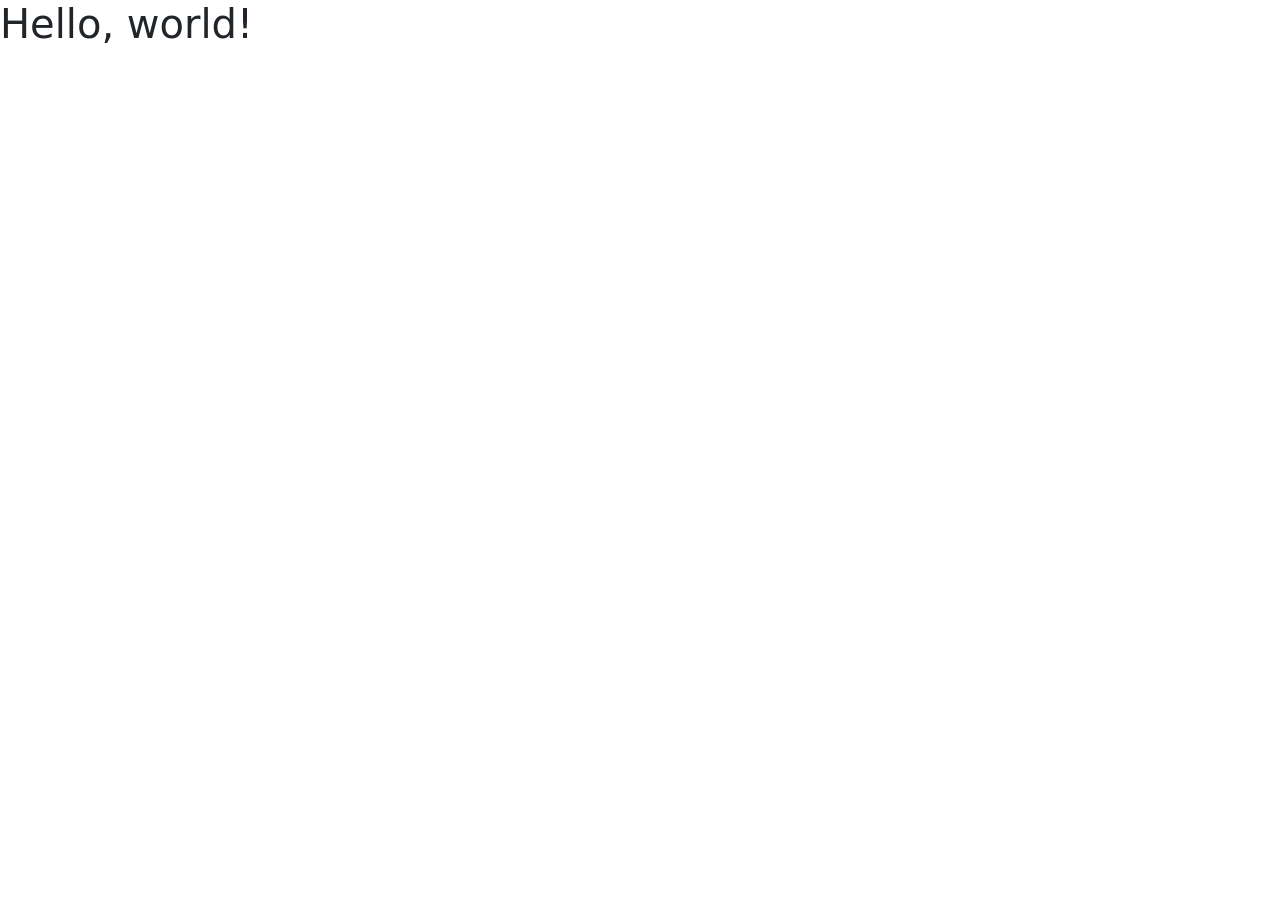
<file: ServicesCalculate.html>
<!doctype html>
<html lang="en">
  <head>
    <meta charset="utf-8">
    <link href="https://cdn.jsdelivr.net/npm/bootstrap@5.3.8/dist/css/bootstrap.min.css" rel="stylesheet" integrity="sha384-sRIl4kxILFvY47J16cr9ZwB07vP4J8+LH7qKQnuqkuIAvNWLzeN8tE5YBujZqJLB" crossorigin="anonymous">
    <meta name="viewport" content="width=device-width, initial-scale=1">
    <title>3 Son's Construction</title>
  </head>
  <body>
    <h1>Hello, world!</h1>
     <script src="https://cdn.jsdelivr.net/npm/bootstrap@5.3.8/dist/js/bootstrap.bundle.min.js" integrity="sha384-FKyoEForCGlyvwx9Hj09JcYn3nv7wiPVlz7YYwJrWVcXK/BmnVDxM+D2scQbITxI" crossorigin="anonymous"></script>
  </body>
</html>
</file>
<file: docs/assets/3sons-theme.css>
/* ============================================================
   3 Son's Construction — Brand Theme
   Colors: Blue #003087 | Grey #898D8D | Orange #fda800
   ============================================================ */

@import url('https://fonts.googleapis.com/css2?family=Barlow+Condensed:wght@400;600;700;800;900&family=Barlow:wght@400;500;600&display=swap');

:root {
  --brand-blue:   #003087;
  --brand-blue-dk:#00205c;
  --brand-grey:   #898D8D;
  --brand-orange: #fda800;
  --brand-orange-dk: #e09500;
  --brand-dark:   #1c1c1c;
  --brand-light:  #f4f4f4;
  --font-display: 'Barlow Condensed', sans-serif;
  --font-body:    'Barlow', sans-serif;

  /* Override Bootstrap primary */
  --bs-primary:          #003087;
  --bs-primary-rgb:      0, 48, 135;
  --bs-link-color:       #003087;
  --bs-link-hover-color: #00205c;
}

/* ── Base ─────────────────────────────────────────── */
body {
  font-family: var(--font-body);
  color: var(--brand-dark);
}

h1, h2, h3, h4, h5, h6 {
  font-family: var(--font-display);
  font-weight: 700;
}

/* ── Navbar ───────────────────────────────────────── */
.navbar-3sons {
  background-color: var(--brand-blue) !important;
  padding-top: .6rem;
  padding-bottom: .6rem;
  box-shadow: 0 2px 10px rgba(0,0,0,.3);
}

.navbar-3sons .navbar-brand {
  padding: 0;
}

.navbar-3sons .navbar-brand img {
  height: 56px;
  width: auto;
}

.navbar-3sons .nav-link {
  font-family: var(--font-display);
  font-weight: 700;
  font-size: 1.1rem;
  letter-spacing: .04em;
  color: rgba(255,255,255,.85) !important;
  text-transform: uppercase;
  padding: .4rem 1rem !important;
  transition: color .2s;
}

.navbar-3sons .nav-link:hover,
.navbar-3sons .nav-link.active {
  color: var(--brand-orange) !important;
}

.navbar-3sons .navbar-toggler {
  border-color: rgba(255,255,255,.4);
}

.navbar-3sons .navbar-toggler-icon {
  filter: brightness(10);
}

/* ── Orange accent bar under nav ─────────────────── */
.nav-accent-bar {
  height: 4px;
  background: var(--brand-orange);
}

/* ── Buttons ──────────────────────────────────────── */
.btn-brand {
  background-color: var(--brand-orange);
  color: var(--brand-dark) !important;
  font-family: var(--font-display);
  font-weight: 800;
  font-size: 1rem;
  letter-spacing: .06em;
  text-transform: uppercase;
  border: none;
  border-radius: 2px;
  padding: .6rem 1.75rem;
  transition: background .2s, transform .15s, box-shadow .15s;
}
.btn-brand:hover {
  background-color: var(--brand-orange-dk);
  transform: translateY(-2px);
  box-shadow: 0 4px 14px rgba(253,168,0,.4);
}

.btn-brand-outline {
  background: transparent;
  color: #fff !important;
  font-family: var(--font-display);
  font-weight: 800;
  font-size: 1rem;
  letter-spacing: .06em;
  text-transform: uppercase;
  border: 2px solid #fff;
  border-radius: 2px;
  padding: .55rem 1.75rem;
  transition: background .2s, color .2s;
}
.btn-brand-outline:hover {
  background: #fff;
  color: var(--brand-blue) !important;
}

.btn-brand-blue {
  background-color: var(--brand-blue);
  color: #fff !important;
  font-family: var(--font-display);
  font-weight: 800;
  font-size: 1rem;
  letter-spacing: .06em;
  text-transform: uppercase;
  border: none;
  border-radius: 2px;
  padding: .6rem 1.75rem;
  transition: background .2s, transform .15s;
}
.btn-brand-blue:hover {
  background-color: var(--brand-blue-dk);
  transform: translateY(-2px);
}

/* Bootstrap overrides for primary */
.btn-primary {
  --bs-btn-bg: var(--brand-blue);
  --bs-btn-border-color: var(--brand-blue);
  --bs-btn-hover-bg: var(--brand-blue-dk);
  --bs-btn-hover-border-color: var(--brand-blue-dk);
  --bs-btn-active-bg: var(--brand-blue-dk);
  font-family: var(--font-display);
  font-weight: 700;
  letter-spacing: .04em;
}
.btn-outline-primary {
  --bs-btn-color: var(--brand-blue);
  --bs-btn-border-color: var(--brand-blue);
  --bs-btn-hover-bg: var(--brand-blue);
  --bs-btn-hover-border-color: var(--brand-blue);
  font-family: var(--font-display);
  font-weight: 700;
}

/* ── Hero Carousel ────────────────────────────────── */
.hero-carousel {
  margin-top: 0;
}

.hero-slide {
  position: relative;
  height: 520px;
  display: flex;
  align-items: center;
  overflow: hidden;
}

.hero-slide-1 { background: linear-gradient(135deg, var(--brand-blue-dk) 0%, var(--brand-blue) 60%, #1a3a80 100%); }
.hero-slide-2 { background: linear-gradient(135deg, #1c1c1c 0%, #333 60%, #1c1c1c 100%); }
.hero-slide-3 { background: linear-gradient(135deg, var(--brand-blue) 0%, var(--brand-blue-dk) 50%, #001540 100%); }

/* Diagonal texture overlay */
.hero-slide::before {
  content: '';
  position: absolute;
  inset: 0;
  background-image: repeating-linear-gradient(
    -45deg,
    transparent,
    transparent 20px,
    rgba(255,255,255,.025) 20px,
    rgba(255,255,255,.025) 40px
  );
  pointer-events: none;
}

/* Orange left accent stripe */
.hero-slide::after {
  content: '';
  position: absolute;
  left: 0;
  top: 0;
  bottom: 0;
  width: 6px;
  background: var(--brand-orange);
}

.hero-content {
  position: relative;
  z-index: 2;
  color: #fff;
}

.hero-eyebrow {
  font-family: var(--font-display);
  font-weight: 700;
  font-size: .8rem;
  letter-spacing: .22em;
  text-transform: uppercase;
  color: var(--brand-orange);
  display: block;
  margin-bottom: .6rem;
}

.hero-title {
  font-family: var(--font-display);
  font-weight: 900;
  font-size: clamp(2.4rem, 5.5vw, 4.2rem);
  line-height: 1;
  text-transform: uppercase;
  margin-bottom: 1rem;
}

.hero-title span { color: var(--brand-orange); }

.hero-body {
  font-size: 1.1rem;
  opacity: .85;
  max-width: 520px;
  margin-bottom: 1.5rem;
}

/* Carousel controls */
.carousel-control-prev,
.carousel-control-next {
  width: 48px;
}

.carousel-indicators [data-bs-target] {
  background-color: var(--brand-orange);
  height: 4px;
  border-radius: 0;
}

/* ── Section headings ─────────────────────────────── */
.section-eyebrow {
  font-family: var(--font-display);
  font-weight: 700;
  font-size: .78rem;
  letter-spacing: .2em;
  text-transform: uppercase;
  color: var(--brand-orange);
  display: block;
  margin-bottom: .4rem;
}

.section-title {
  font-family: var(--font-display);
  font-weight: 800;
  font-size: clamp(1.9rem, 3.5vw, 2.8rem);
  color: var(--brand-blue);
  line-height: 1.05;
  margin-bottom: 1rem;
}

.section-divider {
  display: inline-block;
  width: 56px;
  height: 4px;
  background: var(--brand-orange);
  margin-bottom: 1.25rem;
}

/* ── Services icons section ───────────────────────── */
.service-icon-block {
  text-align: center;
  padding: 2.5rem 1.5rem;
  border-radius: 4px;
  transition: box-shadow .25s, transform .25s;
}
.service-icon-block:hover {
  box-shadow: 0 8px 32px rgba(0,0,0,.10);
  transform: translateY(-4px);
}

.service-icon {
  width: 80px;
  height: 80px;
  border-radius: 50%;
  background: var(--brand-blue);
  color: var(--brand-orange);
  display: flex;
  align-items: center;
  justify-content: center;
  font-size: 2rem;
  margin: 0 auto 1.25rem;
  transition: background .2s;
}
.service-icon-block:hover .service-icon {
  background: var(--brand-orange);
  color: var(--brand-dark);
}

.service-icon-block h3 {
  font-family: var(--font-display);
  font-weight: 800;
  font-size: 1.35rem;
  color: var(--brand-blue);
  text-transform: uppercase;
  margin-bottom: .5rem;
}

/* ── Featurette / alternating sections ───────────── */
.featurette-section {
  padding: 5rem 0;
}
.featurette-section:nth-child(even) {
  background: var(--brand-light);
}

.featurette-img-placeholder {
  background: #dde3ec;
  border-radius: 4px;
  height: 380px;
  display: flex;
  align-items: center;
  justify-content: center;
  color: var(--brand-grey);
  font-family: var(--font-display);
  font-weight: 700;
  font-size: 1rem;
  letter-spacing: .1em;
  text-transform: uppercase;
  position: relative;
  overflow: hidden;
}
.featurette-img-placeholder::after {
  content: '';
  position: absolute;
  inset: 0;
  background: linear-gradient(135deg, rgba(0,48,135,.08) 0%, transparent 60%);
}

/* ── CTA band ─────────────────────────────────────── */
.cta-band {
  background: var(--brand-blue);
  padding: 4.5rem 0;
  position: relative;
  overflow: hidden;
}
.cta-band::before {
  content: '';
  position: absolute;
  inset: 0;
  background-image: repeating-linear-gradient(
    -45deg,
    transparent,
    transparent 20px,
    rgba(255,255,255,.03) 20px,
    rgba(255,255,255,.03) 40px
  );
}
.cta-band h2 {
  font-family: var(--font-display);
  font-weight: 900;
  font-size: clamp(2rem, 4vw, 3.2rem);
  text-transform: uppercase;
  color: #fff;
}
.cta-band .phone-number {
  font-family: var(--font-display);
  font-weight: 900;
  font-size: clamp(2rem, 5vw, 3.8rem);
  color: var(--brand-orange);
  letter-spacing: .04em;
  text-decoration: none;
}
.cta-band .phone-number:hover { text-decoration: underline; color: var(--brand-orange); }

/* ── Stats bar ────────────────────────────────────── */
.stats-bar {
  background: var(--brand-dark);
  padding: 2.5rem 0;
}
.stat-item {
  text-align: center;
  color: #fff;
}
.stat-number {
  font-family: var(--font-display);
  font-weight: 900;
  font-size: 3rem;
  color: var(--brand-orange);
  line-height: 1;
  display: block;
}
.stat-label {
  font-family: var(--font-display);
  font-weight: 600;
  font-size: .9rem;
  letter-spacing: .12em;
  text-transform: uppercase;
  color: var(--brand-grey);
}

/* ── Services page album cards ────────────────────── */
.services-hero {
  background: var(--brand-blue);
  padding: 5rem 0 3.5rem;
  position: relative;
  overflow: hidden;
}
.services-hero::before {
  content: '';
  position: absolute;
  inset: 0;
  background-image: repeating-linear-gradient(
    -45deg,
    transparent,
    transparent 24px,
    rgba(255,255,255,.03) 24px,
    rgba(255,255,255,.03) 48px
  );
}
.services-hero h1 {
  color: #fff;
  font-size: clamp(2.4rem, 5vw, 3.8rem);
  text-transform: uppercase;
}
.services-hero p { color: rgba(255,255,255,.78); }

.project-card {
  border: none;
  border-radius: 4px;
  overflow: hidden;
  box-shadow: 0 2px 12px rgba(0,0,0,.08);
  transition: box-shadow .25s, transform .25s;
}
.project-card:hover {
  box-shadow: 0 8px 28px rgba(0,0,0,.14);
  transform: translateY(-4px);
}
/*
.project-card .card-img-placeholder {
  height: 200px;
  background: #d0d8e8;
  display: flex;
  align-items: center;
  justify-content: center;
  color: var(--brand-grey);
  font-family: var(--font-display);
  font-size: .9rem;
  letter-spacing: .08em;
  text-transform: uppercase;
}
*/
/* ── Service card images ──────────────────────────── */
.card-img-placeholder {
  height: 200px;
  overflow: hidden;
  background: #dde3ec;
  display: flex;
  align-items: center;
  justify-content: center;
}

.card-img-placeholder img {
  width: 100%;
  height: 100%;
  object-fit: cover;
  object-position: center;
  transition: transform .4s ease;
  display: block;
}
.card-img-placeholder img.card-img-top {
  object-position: top;
  object-position: center;
}
.project-card:hover .card-img-placeholder img {
  transform: scale(1.05);
}
.project-card .card-badge {
  display: inline-block;
  background: var(--brand-orange);
  color: var(--brand-dark);
  font-family: var(--font-display);
  font-weight: 700;
  font-size: .7rem;
  letter-spacing: .12em;
  text-transform: uppercase;
  padding: 2px 10px;
  border-radius: 2px;
  margin-bottom: .5rem;
}
.project-card .card-title {
  font-family: var(--font-display);
  font-weight: 800;
  font-size: 1.15rem;
  color: var(--brand-blue);
}

/* ── Prices page ──────────────────────────────────── */
.pricing-hero {
  background: var(--brand-blue);
  padding: 5rem 0 3.5rem;
  position: relative;
  overflow: hidden;
}
.pricing-hero::before {
  content: '';
  position: absolute;
  inset: 0;
  background-image: repeating-linear-gradient(-45deg, transparent, transparent 24px, rgba(255,255,255,.03) 24px, rgba(255,255,255,.03) 48px);
}
.pricing-hero h1 { color: #fff; text-transform: uppercase; font-size: clamp(2.4rem,5vw,3.8rem); }
.pricing-hero p { color: rgba(255,255,255,.78); }

.price-card {
  border: 2px solid #e2e8f0;
  border-radius: 4px;
  transition: border-color .2s, transform .2s, box-shadow .2s;
}
.price-card:hover {
  border-color: var(--brand-orange);
  transform: translateY(-4px);
  box-shadow: 0 8px 28px rgba(0,0,0,.10);
}
.price-card .card-header {
  background: var(--brand-blue);
  color: #fff;
  font-family: var(--font-display);
  font-weight: 800;
  font-size: 1.2rem;
  text-transform: uppercase;
  letter-spacing: .08em;
  border-radius: 0 !important;
  border: none;
}
.price-card.featured { border-color: var(--brand-orange); }
.price-card.featured .card-header { background: var(--brand-orange); color: var(--brand-dark); }

.price-amount {
  font-family: var(--font-display);
  font-weight: 900;
  font-size: 2.8rem;
  color: var(--brand-blue);
}

.price-card .list-check li {
  padding: .3rem 0;
  color: #444;
}
.price-card .list-check li::before {
  content: '✓';
  color: var(--brand-orange);
  font-weight: 700;
  margin-right: .5rem;
}

/* ── Contact page ─────────────────────────────────── */
.contact-hero {
  background: var(--brand-blue);
  padding: 5rem 0 3.5rem;
  position: relative;
  overflow: hidden;
}
.contact-hero::before {
  content: '';
  position: absolute;
  inset: 0;
  background-image: repeating-linear-gradient(-45deg, transparent, transparent 24px, rgba(255,255,255,.03) 24px, rgba(255,255,255,.03) 48px);
}
.contact-hero h1 { color: #fff; text-transform: uppercase; font-size: clamp(2.4rem,5vw,3.8rem); }
.contact-hero p { color: rgba(255,255,255,.78); }

.contact-info-card {
  background: var(--brand-blue);
  border-radius: 4px;
  color: #fff;
  padding: 2rem;
}
.contact-info-card h3 {
  font-family: var(--font-display);
  font-weight: 800;
  font-size: 1.5rem;
  color: var(--brand-orange);
}
.contact-info-item {
  display: flex;
  align-items: flex-start;
  gap: .75rem;
  margin-bottom: 1.25rem;
}
.contact-info-item .ci-icon {
  width: 40px;
  height: 40px;
  border-radius: 50%;
  background: rgba(253,168,0,.15);
  color: var(--brand-orange);
  display: flex;
  align-items: center;
  justify-content: center;
  font-size: 1.1rem;
  flex-shrink: 0;
}
.contact-info-item a { color: rgba(255,255,255,.85); text-decoration: none; }
.contact-info-item a:hover { color: var(--brand-orange); }

.contact-form-card {
  background: #fff;
  border-radius: 4px;
  padding: 2.5rem;
  box-shadow: 0 4px 20px rgba(0,0,0,.08);
}
.contact-form-card label {
  font-family: var(--font-display);
  font-weight: 700;
  font-size: .95rem;
  letter-spacing: .03em;
  color: var(--brand-blue);
}
.contact-form-card .form-control:focus,
.contact-form-card .form-select:focus {
  border-color: var(--brand-blue);
  box-shadow: 0 0 0 .2rem rgba(0,48,135,.18);
}

/* ── Footer ───────────────────────────────────────── */
.site-footer {
  background: var(--brand-dark);
  padding: 3rem 0 1.5rem;
  color: rgba(255,255,255,.65);
}
.site-footer .footer-logo img {
  height: 60px;
  width: auto;
  margin-bottom: 1rem;
}
.site-footer h5 {
  font-family: var(--font-display);
  font-weight: 800;
  font-size: 1rem;
  letter-spacing: .12em;
  text-transform: uppercase;
  color: var(--brand-orange);
  margin-bottom: .9rem;
}
.site-footer a {
  color: rgba(255,255,255,.65);
  text-decoration: none;
  display: block;
  margin-bottom: .35rem;
  transition: color .2s;
  font-size: .95rem;
}
.site-footer a:hover { color: var(--brand-orange); }
.site-footer .footer-bottom {
  margin-top: 2.5rem;
  padding-top: 1.25rem;
  border-top: 1px solid rgba(255,255,255,.1);
  font-size: .85rem;
  text-align: center;
}
.site-footer .social-icon {
  display: inline-flex;
  width: 36px;
  height: 36px;
  border-radius: 50%;
  background: rgba(255,255,255,.1);
  color: rgba(255,255,255,.7);
  align-items: center;
  justify-content: center;
  margin-right: .4rem;
  text-decoration: none;
  transition: background .2s, color .2s;
}
.site-footer .social-icon:hover {
  background: var(--brand-orange);
  color: var(--brand-dark);
}

/* ── Utilities ────────────────────────────────────── */
.text-brand-orange { color: var(--brand-orange) !important; }
.text-brand-blue   { color: var(--brand-blue)   !important; }
.bg-brand-blue     { background-color: var(--brand-blue) !important; }
.bg-brand-orange   { background-color: var(--brand-orange) !important; }
.page-top-spacer   { padding-top: 80px; } /* clears fixed navbar */

/* ── Featurette real photos ───────────────────────── */
.featurette-img {
  width: 100%;
  height: 380px;
  object-fit: cover;
  object-position: center;
  border-radius: 4px;
  display: block;
}

/* ── Service filter buttons ───────────────────────── */
.svc-btn {
  font-family: var(--font-display);
  font-weight: 700;
  font-size: 1rem;
  letter-spacing: .04em;
  padding: .45rem 1.25rem;
  border-radius: 2px;
  border: 2px solid var(--brand-blue);
  background: transparent;
  color: var(--brand-blue);
  cursor: pointer;
  white-space: nowrap;
  transition: background .2s, color .2s;
}
.svc-btn:hover {
  background: var(--brand-blue);
  color: #fff;
}
.svc-btn--active {
  background: var(--brand-blue);
  color: #fff !important;
}
</file>
